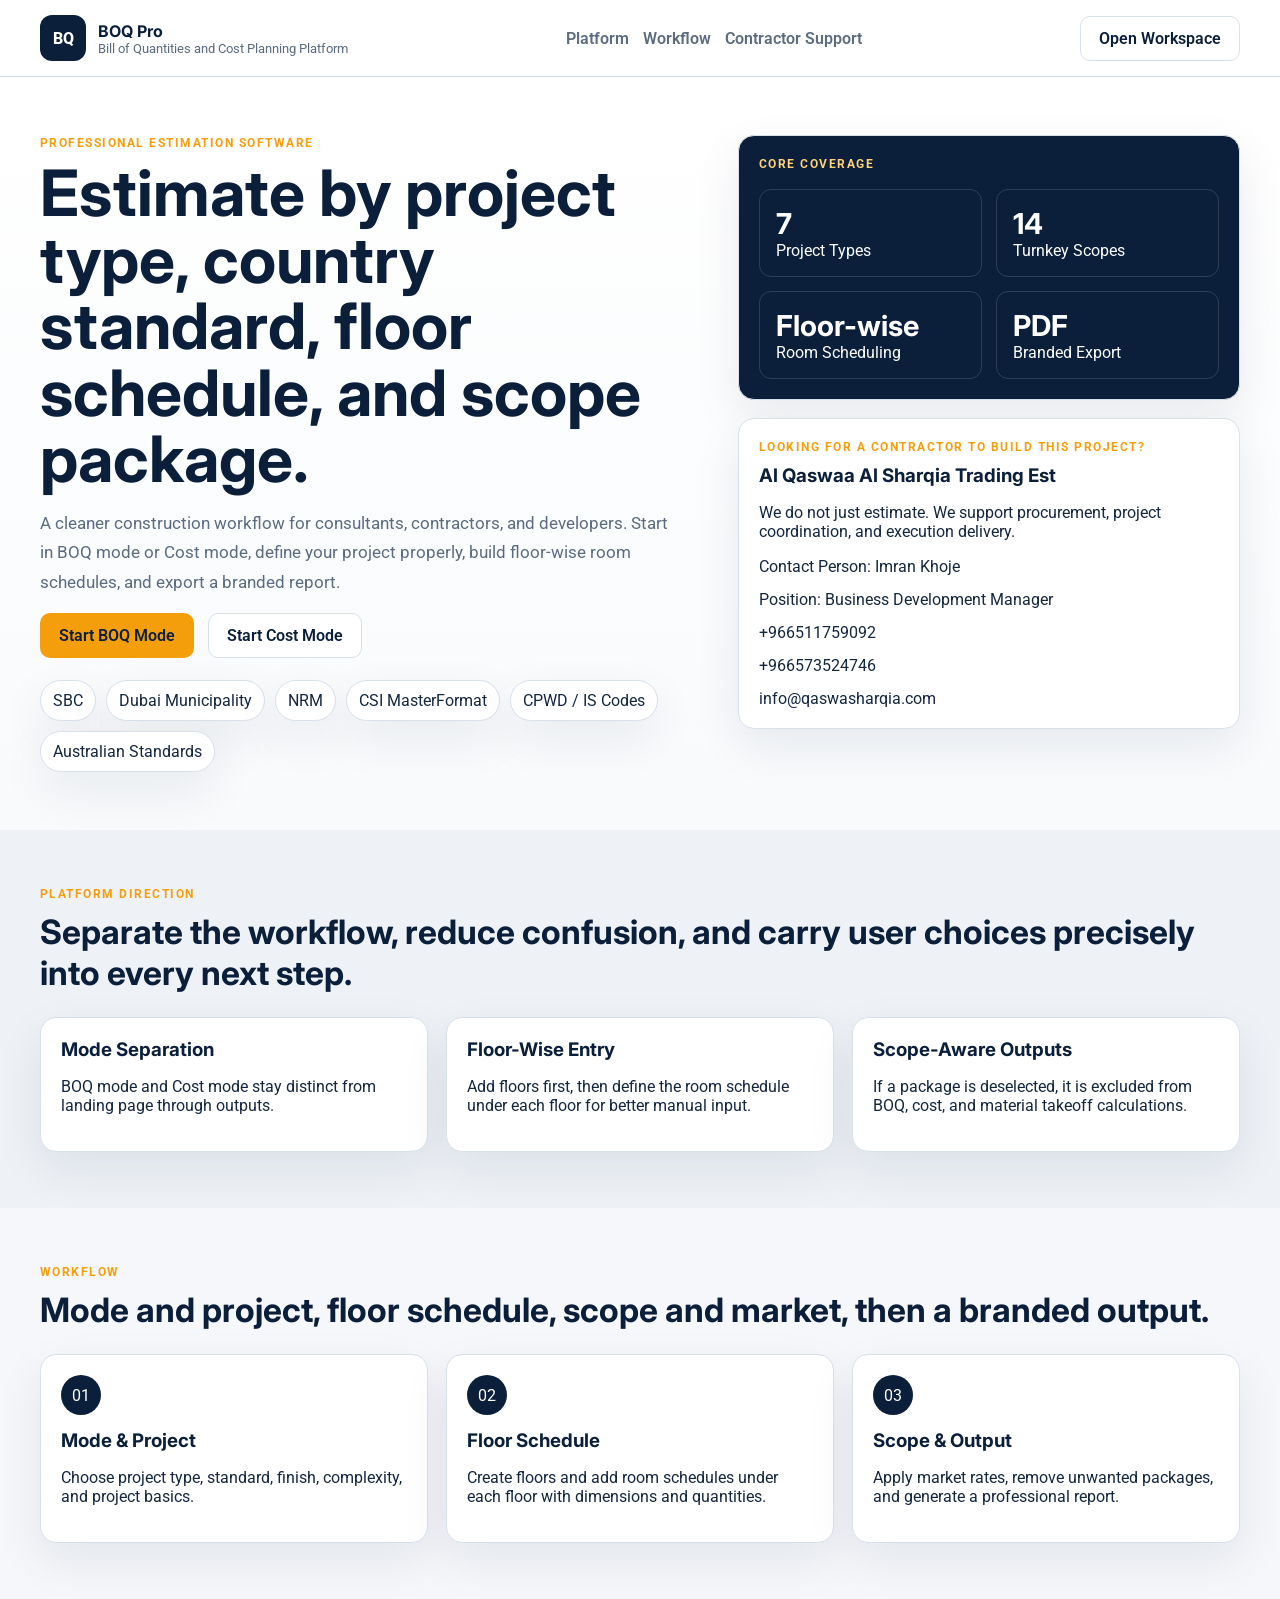
<file: index.html>
<!DOCTYPE html>
<html lang="en">
<head>
  <meta charset="UTF-8">
  <meta name="viewport" content="width=device-width, initial-scale=1.0">
  <title>BOQ Pro | Construction Estimation Platform</title>
  <link rel="preconnect" href="https://fonts.googleapis.com">
  <link rel="preconnect" href="https://fonts.gstatic.com" crossorigin>
  <link href="https://fonts.googleapis.com/css2?family=Inter:wght@400;500;600;700;800&family=Poppins:wght@600;700;800&family=Roboto:wght@400;500;700&display=swap" rel="stylesheet">
  <link rel="stylesheet" href="css/styles.css">
</head>
<body class="landing-page">
  <header class="site-header">
    <div class="container header-row">
      <a class="brand" href="index.html">
        <span class="brand-badge">BQ</span>
        <span>
          <strong>BOQ Pro</strong>
          <small>Bill of Quantities and Cost Planning Platform</small>
        </span>
      </a>
      <nav class="main-nav">
        <a href="#platform">Platform</a>
        <a href="#workflow">Workflow</a>
        <a href="#contractor">Contractor Support</a>
      </nav>
      <button class="outline-button" data-auth-trigger="boq">Open Workspace</button>
    </div>
  </header>

  <main>
    <section class="hero-block">
      <div class="container hero-grid">
        <div>
          <p class="section-label">Professional Estimation Software</p>
          <h1>Estimate by project type, country standard, floor schedule, and scope package.</h1>
          <p class="lead-text">A cleaner construction workflow for consultants, contractors, and developers. Start in BOQ mode or Cost mode, define your project properly, build floor-wise room schedules, and export a branded report.</p>
          <div class="hero-actions">
            <button class="primary-button" data-auth-trigger="boq">Start BOQ Mode</button>
            <button class="secondary-button" data-auth-trigger="cost">Start Cost Mode</button>
          </div>
          <div class="hero-tags">
            <span>SBC</span>
            <span>Dubai Municipality</span>
            <span>NRM</span>
            <span>CSI MasterFormat</span>
            <span>CPWD / IS Codes</span>
            <span>Australian Standards</span>
          </div>
        </div>
        <div class="hero-stack">
          <article class="panel-card dark-panel animated-rise">
            <p class="section-label inverse">Core Coverage</p>
            <div class="kpi-grid">
              <article><strong>7</strong><span>Project Types</span></article>
              <article><strong>14</strong><span>Turnkey Scopes</span></article>
              <article><strong>Floor-wise</strong><span>Room Scheduling</span></article>
              <article><strong>PDF</strong><span>Branded Export</span></article>
            </div>
          </article>
          <article class="panel-card contact-card animated-rise delay-2" id="contractor">
            <p class="section-label">Looking For A Contractor To Build This Project?</p>
            <h3>Al Qaswaa Al Sharqia Trading Est</h3>
            <p>We do not just estimate. We support procurement, project coordination, and execution delivery.</p>
            <div class="contact-list">
              <span>Contact Person: Imran Khoje</span>
              <span>Position: Business Development Manager</span>
              <a href="tel:+966511759092">+966511759092</a>
              <a href="tel:+966573524746">+966573524746</a>
              <a href="mailto:info@qaswasharqia.com">info@qaswasharqia.com</a>
            </div>
          </article>
        </div>
      </div>
    </section>

    <section class="content-section light-surface" id="platform">
      <div class="container">
        <div class="section-head">
          <p class="section-label">Platform Direction</p>
          <h2>Separate the workflow, reduce confusion, and carry user choices precisely into every next step.</h2>
        </div>
        <div class="feature-grid three-up">
          <article class="feature-card"><h3>Mode Separation</h3><p>BOQ mode and Cost mode stay distinct from landing page through outputs.</p></article>
          <article class="feature-card"><h3>Floor-Wise Entry</h3><p>Add floors first, then define the room schedule under each floor for better manual input.</p></article>
          <article class="feature-card"><h3>Scope-Aware Outputs</h3><p>If a package is deselected, it is excluded from BOQ, cost, and material takeoff calculations.</p></article>
        </div>
      </div>
    </section>

    <section class="content-section" id="workflow">
      <div class="container">
        <div class="section-head">
          <p class="section-label">Workflow</p>
          <h2>Mode and project, floor schedule, scope and market, then a branded output.</h2>
        </div>
        <div class="feature-grid three-up">
          <article class="workflow-card"><span>01</span><h3>Mode & Project</h3><p>Choose project type, standard, finish, complexity, and project basics.</p></article>
          <article class="workflow-card"><span>02</span><h3>Floor Schedule</h3><p>Create floors and add room schedules under each floor with dimensions and quantities.</p></article>
          <article class="workflow-card"><span>03</span><h3>Scope & Output</h3><p>Apply market rates, remove unwanted packages, and generate a professional report.</p></article>
        </div>
      </div>
    </section>
  </main>

  <div class="modal-shell" id="authModal" aria-hidden="true">
    <div class="modal-panel">
      <button class="modal-close" id="closeAuthModal" type="button" aria-label="Close">X</button>
      <p class="section-label">Create Project Workspace</p>
      <h2>Continue to BOQ Pro</h2>
      <form id="signupForm" class="form-grid single-column">
        <label>Full Name<input id="userName" type="text" placeholder="Your full name" required></label>
        <label>Email<input id="userEmail" type="email" placeholder="name@company.com" required></label>
        <label>Company<input id="userCompany" type="text" placeholder="Company or consultancy name"></label>
        <label>Phone<input id="userPhone" type="tel" placeholder="+966511759092"></label>
        <button class="primary-button full-width" type="submit">Create Workspace</button>
      </form>
    </div>
  </div>

  <script src="js/utils.js"></script>
  <script src="js/auth.js"></script>
</body>
</html>
</file>
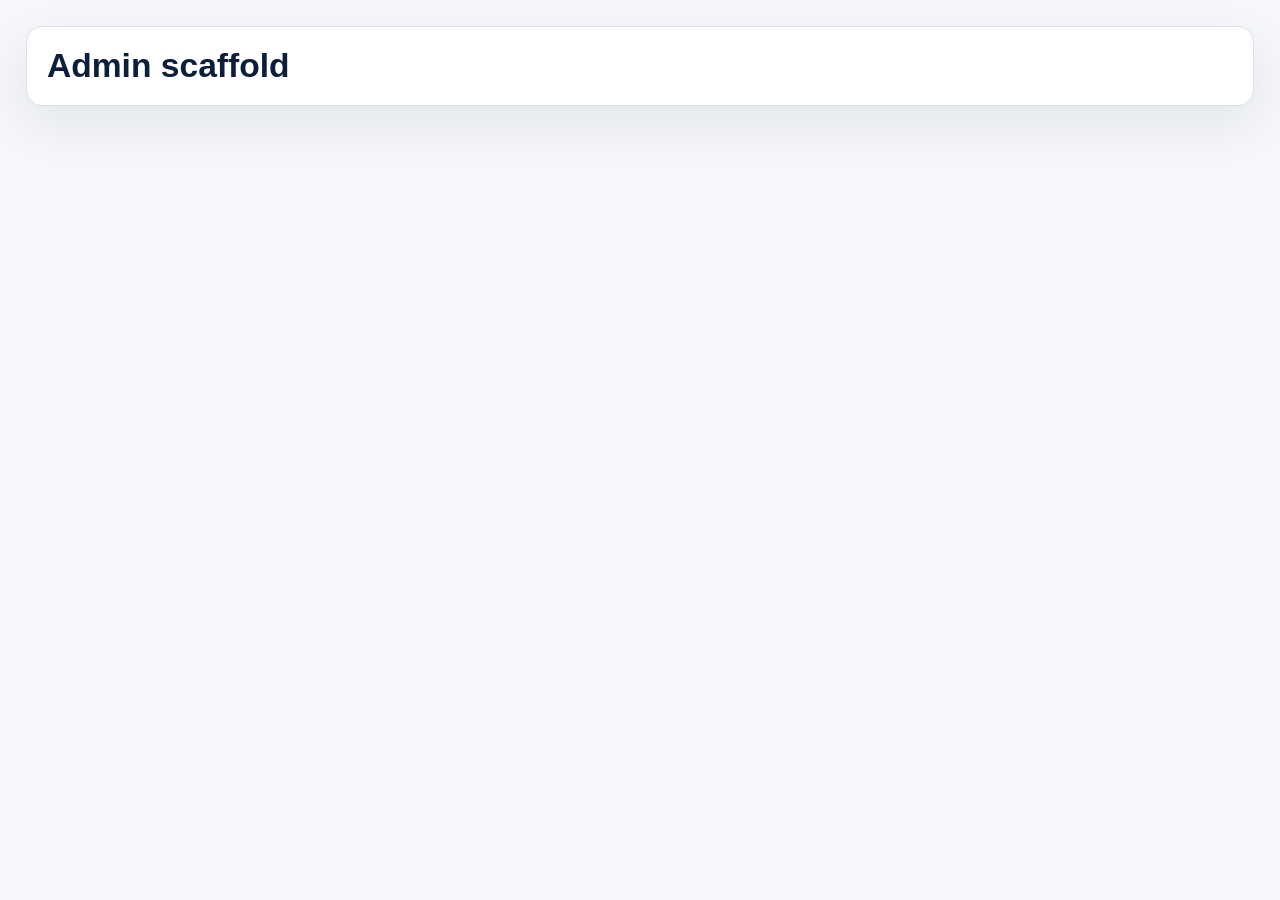
<file: admin.html>
<!DOCTYPE html><html><head><meta charset='UTF-8'><title>Admin</title><link rel='stylesheet' href='css/styles.css'></head><body class='workspace-page'><main class='workspace-main'><section class='panel-card'><h2>Admin scaffold</h2></section></main></body></html>
</file>
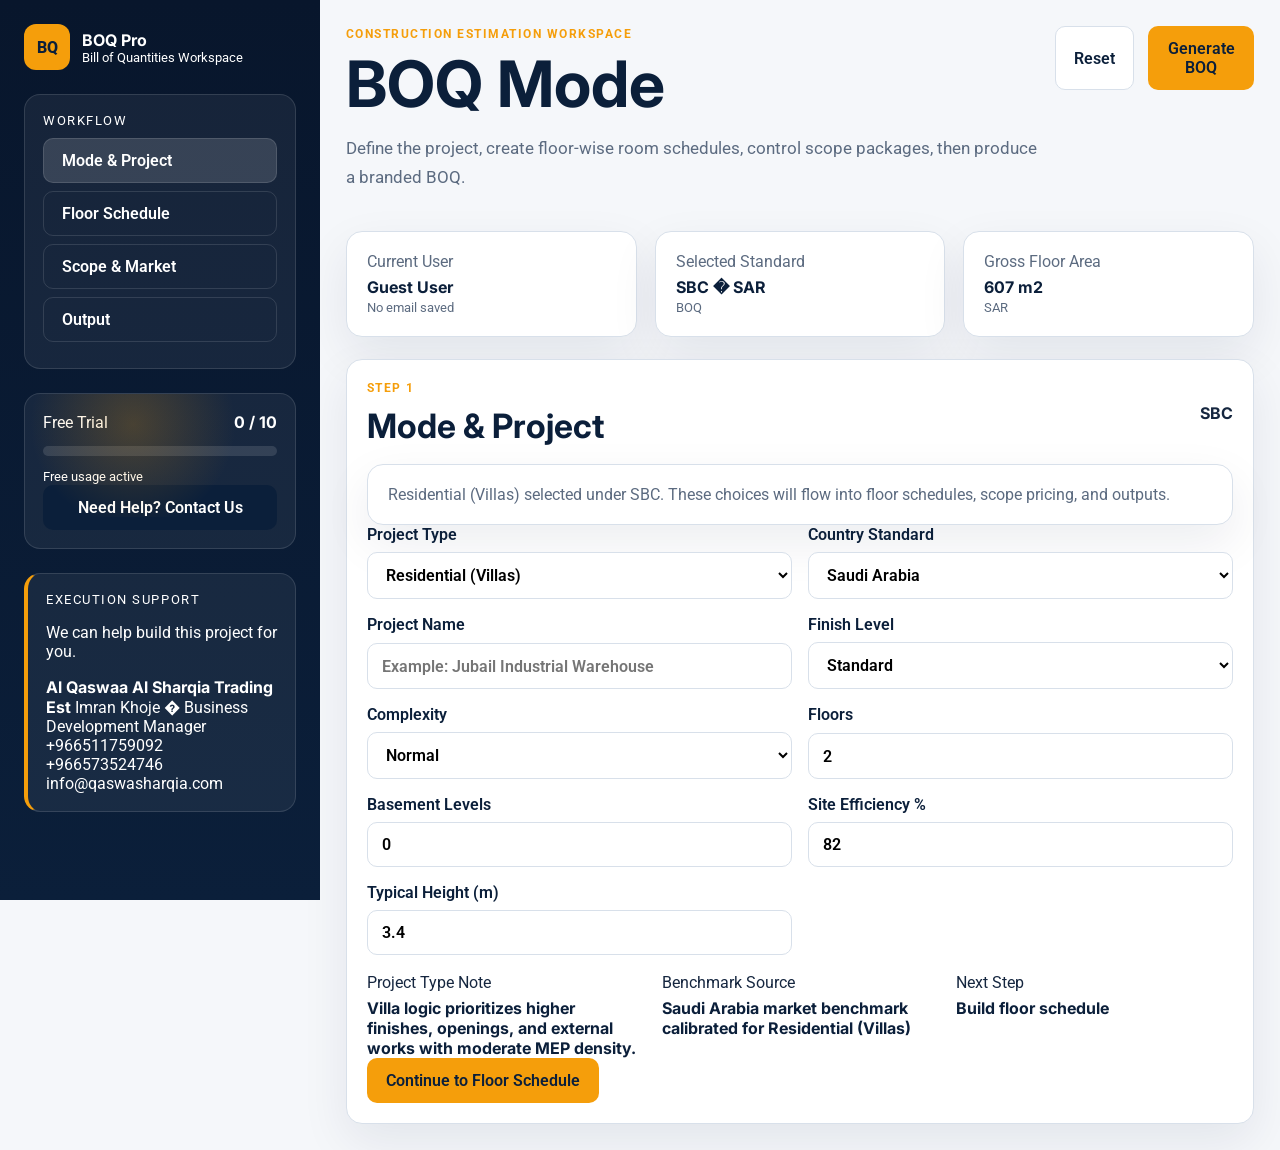
<file: dashboard.html>
<!DOCTYPE html>
<html lang="en">
<head>
  <meta charset="UTF-8">
  <meta name="viewport" content="width=device-width, initial-scale=1.0">
  <title>BOQ Pro | Estimation Workspace</title>
  <link rel="preconnect" href="https://fonts.googleapis.com">
  <link rel="preconnect" href="https://fonts.gstatic.com" crossorigin>
  <link href="https://fonts.googleapis.com/css2?family=Inter:wght@400;500;600;700;800&family=Poppins:wght@600;700;800&family=Roboto:wght@400;500;700&display=swap" rel="stylesheet">
  <link rel="stylesheet" href="css/styles.css">
</head>
<body class="workspace-page">
  <div class="workspace-layout">
    <aside class="workspace-sidebar">
      <a class="brand" href="index.html">
        <span class="brand-badge">BQ</span>
        <span>
          <strong>BOQ Pro</strong>
          <small id="modeSidebarText">Estimator Workspace</small>
        </span>
      </a>

      <div class="sidebar-block progress-panel">
        <p class="sidebar-title">Workflow</p>
        <button class="step-link active" type="button" data-step-link="0">Mode & Project</button>
        <button class="step-link" type="button" data-step-link="1">Floor Schedule</button>
        <button class="step-link" type="button" data-step-link="2">Scope & Market</button>
        <button class="step-link" type="button" data-step-link="3">Output</button>
      </div>

      <div class="sidebar-block trial-panel glow-panel">
        <div class="trial-head">
          <span>Free Trial</span>
          <strong id="projectCountValue">0 / 10</strong>
        </div>
        <div class="trial-bar"><div class="trial-bar-fill" id="trialBarFill"></div></div>
        <small id="projectCountHint">Free usage available</small>
        <button class="whatsapp-button full-width" id="contactUpgradeButton" type="button">Need Help? Contact Us</button>
      </div>

      <div class="sidebar-block info-panel accent-border">
        <p class="sidebar-title">Execution Support</p>
        <p>We can help build this project for you.</p>
        <strong>Al Qaswaa Al Sharqia Trading Est</strong>
        <span>Imran Khoje � Business Development Manager</span>
        <a class="text-link" href="tel:+966511759092">+966511759092</a>
        <a class="text-link" href="tel:+966573524746">+966573524746</a>
        <a class="text-link" href="mailto:info@qaswasharqia.com">info@qaswasharqia.com</a>
      </div>
    </aside>

    <main class="workspace-main">
      <header class="workspace-header">
        <div>
          <p class="section-label">Construction Estimation Workspace</p>
          <h1 id="workspaceTitle">BOQ Mode</h1>
          <p id="workspaceIntro" class="lead-text compact"></p>
        </div>
        <div class="header-actions">
          <button class="outline-button" type="button" id="resetProjectButton">Reset</button>
          <button class="primary-button" type="button" id="generateButton">Generate BOQ</button>
        </div>
      </header>

      <section class="summary-strip">
        <article><span>Current User</span><strong id="currentUserName">Guest User</strong><small id="currentUserEmail">No email saved</small></article>
        <article><span>Selected Standard</span><strong id="currentStandardLabel">SBC � SAR</strong><small id="currentModeLabel">BOQ</small></article>
        <article><span>Gross Floor Area</span><strong id="gfaOutput">0 m2</strong><small id="currencyOutput">SAR</small></article>
      </section>

      <section class="step-shell">
        <div class="step-content active" data-step-panel="0">
          <section class="panel-card animated-rise">
            <div class="panel-heading between"><div><p class="section-label">Step 1</p><h2>Mode & Project</h2></div><strong id="standardOutput">SBC</strong></div>
            <div class="context-banner" id="projectBanner">Start by choosing the project type, country standard, finish, and project profile.</div>
            <form id="projectForm" class="form-grid">
              <label>Project Type<select id="projectType"></select></label>
              <label>Country Standard<select id="country"></select></label>
              <label>Project Name<input id="projectName" type="text" placeholder="Example: Jubail Industrial Warehouse"></label>
              <label>Finish Level<select id="finishLevel"><option value="economy">Economy</option><option value="standard" selected>Standard</option><option value="premium">Premium</option></select></label>
              <label>Complexity<select id="complexity"><option value="0.9">Low</option><option value="1" selected>Normal</option><option value="1.15">High</option><option value="1.3">Specialized</option></select></label>
              <label>Floors<input id="floors" type="number" min="1" value="2"></label>
              <label>Basement Levels<input id="basement" type="number" min="0" value="0"></label>
              <label>Site Efficiency %<input id="efficiency" type="number" min="55" max="95" value="82"></label>
              <label>Typical Height (m)<input id="height" type="number" min="2.8" step="0.1" value="3.4"></label>
            </form>
            <div class="metric-bar">
              <div><span>Project Type Note</span><strong id="projectTypeNote">Project note</strong></div>
              <div><span>Benchmark Source</span><strong id="benchmarkSourceText">Benchmark source</strong></div>
              <div><span>Next Step</span><strong>Build floor schedule</strong></div>
            </div>
            <div class="action-row right-align"><button class="primary-button" type="button" data-next-step="1">Continue to Floor Schedule</button></div>
          </section>
        </div>

        <div class="step-content" data-step-panel="1">
          <section class="panel-card animated-rise">
            <div class="panel-heading between"><div><p class="section-label">Step 2</p><h2>Floor-wise Room Schedule</h2></div><div class="header-actions"><button class="outline-button" type="button" id="addFloorButton">Add Floor</button><button class="outline-button" type="button" id="loadTemplateButton">Load Template</button></div></div>
            <div class="step-summary-cards" id="scheduleContext"></div>
            <label class="upload-zone" for="drawingFile">
              <input id="drawingFile" type="file" accept=".pdf,.dwg,.dxf,.png,.jpg,.jpeg">
              <strong>Upload CAD / DWG / PDF</strong>
              <span>Simulated extraction will prefill floors and sample room schedules.</span>
            </label>
            <div class="upload-feedback" id="uploadFeedback">Every floor has its own room schedule. Add floors first, then add spaces under each floor.</div>
            <div id="floorsContainer" class="floors-container"></div>
            <div class="metric-bar room-metrics">
              <div><span>Total Floors</span><strong id="floorCountOutput">0</strong></div>
              <div><span>Net Program Area</span><strong id="programAreaOutput">0 m2</strong></div>
              <div><span>Gross Floor Area</span><strong id="grossAreaOutput">0 m2</strong></div>
            </div>
            <div class="action-row between-actions"><button class="outline-button" type="button" data-prev-step="0">Back</button><button class="primary-button" type="button" data-next-step="2">Continue to Scope & Market</button></div>
          </section>
        </div>

        <div class="step-content" data-step-panel="2">
          <section class="panel-card animated-rise">
            <div class="panel-heading between"><div><p class="section-label">Step 3</p><h2>Scope & Market</h2></div><small id="scopeNote">All major scopes enabled by default</small></div>
            <div class="step-summary-cards" id="scopeContext"></div>
            <div id="scopeGrid" class="scope-grid"></div>
            <div class="access-grid">
              <label>Access Code<input id="accessCode" type="text" placeholder="Enter access code"></label>
              <button class="outline-button" type="button" id="unlockButton">Unlock</button>
              <button class="whatsapp-button" type="button" id="upgradeButton">Upgrade via WhatsApp</button>
            </div>
            <div class="unlock-message" id="unlockMessage">Free mode active.</div>
            <div class="action-row between-actions"><button class="outline-button" type="button" data-prev-step="1">Back</button><button class="primary-button" type="button" data-next-step="3">Review Output</button></div>
          </section>
        </div>

        <div class="step-content" data-step-panel="3">
          <section class="panel-grid two-wide outputs-grid animated-rise">
            <article class="panel-card">
              <div class="panel-heading between"><div><p class="section-label">Measured Bill of Quantities</p><h2 id="boqHeading">Professional BOQ Template</h2></div><button class="outline-button" type="button" id="pdfButton">Export PDF</button></div>
              <div class="step-summary-cards compact-cards" id="outputContext"></div>
              <div class="table-wrapper">
                <table class="data-table boq-table">
                  <thead><tr><th>#</th><th>Trade Package</th><th>Description</th><th>Unit</th><th>Qty</th><th>Rate</th><th>Amount</th></tr></thead>
                  <tbody id="boqTableBody"></tbody>
                </table>
              </div>
            </article>
            <article class="panel-card">
              <div class="panel-heading"><div><p class="section-label">Commercial Summary</p><h2 id="costHeading">Measured Cost Summary</h2></div></div>
              <div id="costSummary" class="summary-list"></div>
              <div class="subsection"><h3>Detailed Material Takeoff</h3><div id="takeoffGrid" class="takeoff-grid detailed-takeoff"></div></div>
              <div class="subsection"><h3>Estimator Notes</h3><div id="projectNotes" class="notes-card"></div></div>
            </article>
          </section>
          <div class="action-row between-actions"><button class="outline-button" type="button" data-prev-step="2">Back</button><button class="primary-button" type="button" id="generateSecondaryButton">Refresh Output</button></div>
        </div>
      </section>
    </main>
  </div>

  <script src="data/rates.js"></script>
  <script src="js/utils.js"></script>
  <script src="js/auth.js"></script>
  <script src="js/cad.js"></script>
  <script src="js/boq.js"></script>
  <script src="js/cost.js"></script>
  <script src="js/pdf.js"></script>
  <script src="js/app.js"></script>
</body>
</html>
</file>
<file: css/styles.css>
:root {
  --navy: #0B1F3A;
  --gold: #F59E0B;
  --white: #FFFFFF;
  --ink: #15263f;
  --muted: #5c6b80;
  --line: #d8e0ea;
  --surface: #f5f7fa;
  --surface-strong: #eef2f6;
  --shadow: 0 18px 48px rgba(11, 31, 58, 0.08);
}
* { box-sizing: border-box; }
html { scroll-behavior: smooth; }
body { margin: 0; font-family: "Roboto", sans-serif; color: var(--ink); background: var(--surface); }
a { color: inherit; text-decoration: none; }
button,input,select { font: inherit; }
h1,h2,h3,h4,strong { font-family: "Inter", "Poppins", sans-serif; }
.container { width: min(1200px, calc(100% - 32px)); margin: 0 auto; }
.site-header { background: rgba(255,255,255,0.94); border-bottom: 1px solid var(--line); position: sticky; top: 0; z-index: 30; backdrop-filter: blur(14px); }
.header-row { min-height: 76px; display: flex; align-items: center; justify-content: space-between; gap: 20px; }
.brand { display: inline-flex; align-items: center; gap: 12px; }
.brand strong { display: block; color: var(--navy); font-size: 1rem; }
.brand small { display: block; color: var(--muted); font-size: .8rem; }
.brand-badge { width: 46px; height: 46px; border-radius: 12px; display: inline-flex; align-items: center; justify-content: center; background: var(--navy); color: var(--white); font-weight: 800; }
.main-nav,.header-actions,.hero-actions,.contact-list,.rooms-toolbar,.action-row,.trial-head { display: flex; gap: 14px; }
.main-nav a { color: var(--muted); font-weight: 600; }
.primary-button,.secondary-button,.outline-button,.whatsapp-button,.icon-button,.upload-chip,.step-link,.small-button { border-radius: 10px; border: 1px solid transparent; padding: 12px 18px; cursor: pointer; transition: transform .22s ease, box-shadow .22s ease, background .22s ease; font-weight: 600; }
.primary-button { background: var(--gold); color: var(--navy); }
.secondary-button,.outline-button,.icon-button,.upload-chip,.step-link,.small-button { background: var(--white); border-color: var(--line); color: var(--navy); }
.whatsapp-button { background: var(--navy); color: var(--white); }
.primary-button:hover,.secondary-button:hover,.outline-button:hover,.whatsapp-button:hover,.icon-button:hover,.upload-chip:hover,.step-link:hover,.small-button:hover { transform: translateY(-1px); box-shadow: var(--shadow); }
.full-width { width: 100%; }
.hero-block { padding: 58px 0; background: linear-gradient(180deg, #ffffff 0%, #f8fafc 100%); }
.hero-grid,.feature-grid.three-up,.summary-strip,.metric-bar,.step-summary-cards,.panel-grid.two-wide,.access-grid,.takeoff-grid { display: grid; gap: 18px; }
.hero-grid { grid-template-columns: 1.15fr .85fr; align-items: start; }
.hero-stack { display: grid; gap: 18px; }
.section-label { margin: 0 0 10px; font-size: .78rem; font-weight: 700; text-transform: uppercase; letter-spacing: .12em; color: var(--gold); }
.section-label.inverse { color: #ffd27b; }
h1 { margin: 0; font-size: clamp(2.5rem, 5vw, 4.5rem); line-height: 1.04; color: var(--navy); }
h2 { margin: 0; font-size: clamp(1.45rem, 3vw, 2.1rem); color: var(--navy); }
h3 { margin: 0 0 8px; color: var(--navy); }
.lead-text { color: var(--muted); font-size: 1.04rem; line-height: 1.75; max-width: 64ch; }
.lead-text.compact { max-width: 82ch; }
.hero-tags { display: flex; flex-wrap: wrap; gap: 10px; margin-top: 22px; }
.hero-tags span,.panel-card,.feature-card,.workflow-card,.summary-strip article,.scope-option,.takeoff-item,.notes-card,.room-metrics > div,.context-banner,.upload-feedback,.unlock-message,.floor-card,.market-chip article,.step-summary-cards article { background: var(--white); border: 1px solid var(--line); border-radius: 16px; box-shadow: var(--shadow); }
.hero-tags span { padding: 10px 12px; border-radius: 999px; }
.panel-card,.feature-card,.workflow-card,.summary-strip article,.scope-option,.takeoff-item,.notes-card,.room-metrics > div,.context-banner,.upload-feedback,.unlock-message,.floor-card,.step-summary-cards article { padding: 20px; }
.dark-panel { background: var(--navy); color: var(--white); }
.dark-panel * { color: var(--white); }
.kpi-grid { display: grid; grid-template-columns: repeat(2, minmax(0, 1fr)); gap: 14px; margin-top: 18px; }
.kpi-grid article { border: 1px solid rgba(255,255,255,.14); border-radius: 12px; padding: 16px; }
.kpi-grid strong { display: block; font-size: 1.8rem; }
.contact-card .contact-list { flex-direction: column; margin-top: 12px; }
.content-section { padding: 56px 0; }
.light-surface { background: var(--surface-strong); }
.section-head { margin-bottom: 24px; }
.feature-grid.three-up { grid-template-columns: repeat(3, minmax(0, 1fr)); }
.workflow-card span { width: 40px; height: 40px; display: inline-flex; align-items: center; justify-content: center; border-radius: 50%; background: var(--navy); color: var(--white); margin-bottom: 14px; }
.modal-shell { position: fixed; inset: 0; background: rgba(11,31,58,.48); display: none; align-items: center; justify-content: center; padding: 20px; z-index: 40; }
.modal-shell.active { display: flex; }
.modal-panel { position: relative; width: min(520px, 100%); background: var(--white); border: 1px solid var(--line); border-radius: 16px; padding: 28px; box-shadow: var(--shadow); animation: fadeUp .35s ease; }
.modal-close { position: absolute; top: 14px; right: 14px; width: 36px; height: 36px; border-radius: 50%; border: 1px solid var(--line); background: var(--white); }
.form-grid { display: grid; grid-template-columns: repeat(2, minmax(0, 1fr)); gap: 16px; }
.form-grid.single-column { grid-template-columns: 1fr; }
.form-grid label,.access-grid label { display: grid; gap: 8px; font-weight: 600; color: var(--navy); }
input,select { width: 100%; padding: 12px 14px; border: 1px solid var(--line); border-radius: 10px; background: var(--white); }
.workspace-layout { display: grid; grid-template-columns: 320px 1fr; min-height: 100vh; }
.workspace-sidebar { background: linear-gradient(180deg, #08162c 0%, #0b1f3a 100%); color: var(--white); padding: 24px; position: sticky; top: 0; height: 100vh; overflow-y: auto; }
.workspace-sidebar .brand strong,.workspace-sidebar .brand small,.workspace-sidebar a,.workspace-sidebar p,.workspace-sidebar span,.workspace-sidebar strong { color: var(--white); }
.workspace-sidebar .brand-badge { background: var(--gold); color: var(--navy); }
.sidebar-block { margin-top: 24px; }
.sidebar-title { margin: 0 0 10px; font-size: .8rem; text-transform: uppercase; letter-spacing: .12em; color: rgba(255,255,255,.75); }
.progress-panel,.trial-panel,.info-panel { padding: 18px; border-radius: 16px; background: rgba(255,255,255,.06); border: 1px solid rgba(255,255,255,.12); }
.step-link { width: 100%; text-align: left; background: transparent; color: var(--white); border-color: rgba(255,255,255,.12); margin-bottom: 8px; }
.step-link.active { background: rgba(255,255,255,.14); }
.glow-panel { position: relative; overflow: hidden; }
.glow-panel::after { content: ""; position: absolute; inset: -40% auto auto -20%; width: 120%; height: 120%; background: radial-gradient(circle, rgba(245,158,11,.22), transparent 55%); animation: glowMove 4s ease-in-out infinite; pointer-events: none; }
.trial-head { justify-content: space-between; align-items: center; }
.trial-bar { width: 100%; height: 10px; border-radius: 999px; background: rgba(255,255,255,.12); overflow: hidden; margin: 14px 0 10px; position: relative; }
.trial-bar-fill { height: 100%; width: 0; border-radius: 999px; background: linear-gradient(90deg, #F59E0B, #ffd26b); box-shadow: 0 0 18px rgba(245,158,11,.45); transition: width .35s ease; }
.accent-border { border-left: 4px solid var(--gold); }
.workspace-main { padding: 26px; }
.workspace-header { display: flex; justify-content: space-between; align-items: flex-start; gap: 18px; }
.summary-strip { grid-template-columns: repeat(3, minmax(0, 1fr)); margin: 22px 0; }
.summary-strip strong,.metric-bar strong,.takeoff-item strong,.summary-row strong,.step-summary-cards strong,.room-area-cell { display: block; margin-top: 6px; color: var(--navy); font-weight: 700; }
.summary-strip span,.summary-strip small,.takeoff-item span,.takeoff-item small,.scope-option small,.upload-feedback,.unlock-message,.context-banner,.notes-card p { color: var(--muted); }
.step-shell { display: grid; gap: 18px; }
.step-content { display: none; }
.step-content.active { display: block; animation: fadeUp .35s ease; }
.panel-heading { margin-bottom: 18px; }
.panel-heading.between,.between-actions,.right-align,.floor-head { display: flex; justify-content: space-between; align-items: center; gap: 14px; }
.metric-bar,.step-summary-cards { grid-template-columns: repeat(3, minmax(0, 1fr)); margin-top: 18px; }
.step-summary-cards.compact-cards { margin-bottom: 18px; }
.upload-zone { display: grid; gap: 8px; justify-items: center; text-align: center; min-height: 130px; border: 2px dashed #cdd7e6; border-radius: 16px; background: #fafcfe; padding: 18px; margin-bottom: 14px; }
.upload-zone input { display: none; }
.floors-container { display: grid; gap: 18px; }
.floor-card { animation: fadeUp .3s ease; }
.floor-head { margin-bottom: 14px; }
.room-table input { min-width: 86px; }
.small-button { padding: 8px 12px; font-size: .84rem; }
.scope-grid { display: grid; grid-template-columns: repeat(2, minmax(0, 1fr)); gap: 14px; }
.scope-option { display: flex; gap: 12px; align-items: flex-start; }
.scope-option input { width: 18px; height: 18px; margin-top: 4px; }
.scope-option strong { display: block; margin-bottom: 6px; }
.access-grid { grid-template-columns: 1fr auto auto; margin-top: 18px; align-items: end; }
.panel-grid.two-wide { grid-template-columns: 1.45fr .95fr; }
.table-wrapper { overflow-x: auto; }
.data-table { width: 100%; border-collapse: collapse; font-size: .92rem; }
.data-table th,.data-table td { border-bottom: 1px solid var(--line); padding: 12px 10px; text-align: left; vertical-align: top; }
.data-table th { background: var(--navy); color: var(--white); position: sticky; top: 0; }
.summary-list { display: grid; gap: 10px; }
.summary-row { display: flex; justify-content: space-between; gap: 16px; padding: 12px 14px; border: 1px solid var(--line); border-radius: 12px; background: var(--surface); }
.total-row { background: #fff8eb; border-color: #f5d28b; }
.subsection { margin-top: 24px; }
.takeoff-grid { grid-template-columns: repeat(2, minmax(0, 1fr)); }
.icon-button { padding: 8px 12px; }
.animated-rise { animation: fadeUp .6s ease; }
.delay-2 { animation-delay: .15s; }
@keyframes fadeUp { from { opacity: 0; transform: translateY(10px); } to { opacity: 1; transform: translateY(0); } }
@keyframes glowMove { 0%,100% { transform: translateX(0); opacity: .7; } 50% { transform: translateX(14%); opacity: 1; } }
@media (max-width: 1180px) { .workspace-layout,.hero-grid,.feature-grid.three-up,.summary-strip,.metric-bar,.step-summary-cards,.panel-grid.two-wide,.scope-grid,.access-grid,.takeoff-grid { grid-template-columns: 1fr; } .workspace-sidebar { position: static; height: auto; } }
@media (max-width: 760px) { .header-row,.workspace-header,.between-actions,.right-align,.floor-head,.main-nav,.header-actions,.hero-actions { flex-direction: column; align-items: stretch; } .form-grid { grid-template-columns: 1fr; } .container { width: min(100% - 20px, 100%); } .workspace-main { padding: 16px; } }
</file>
